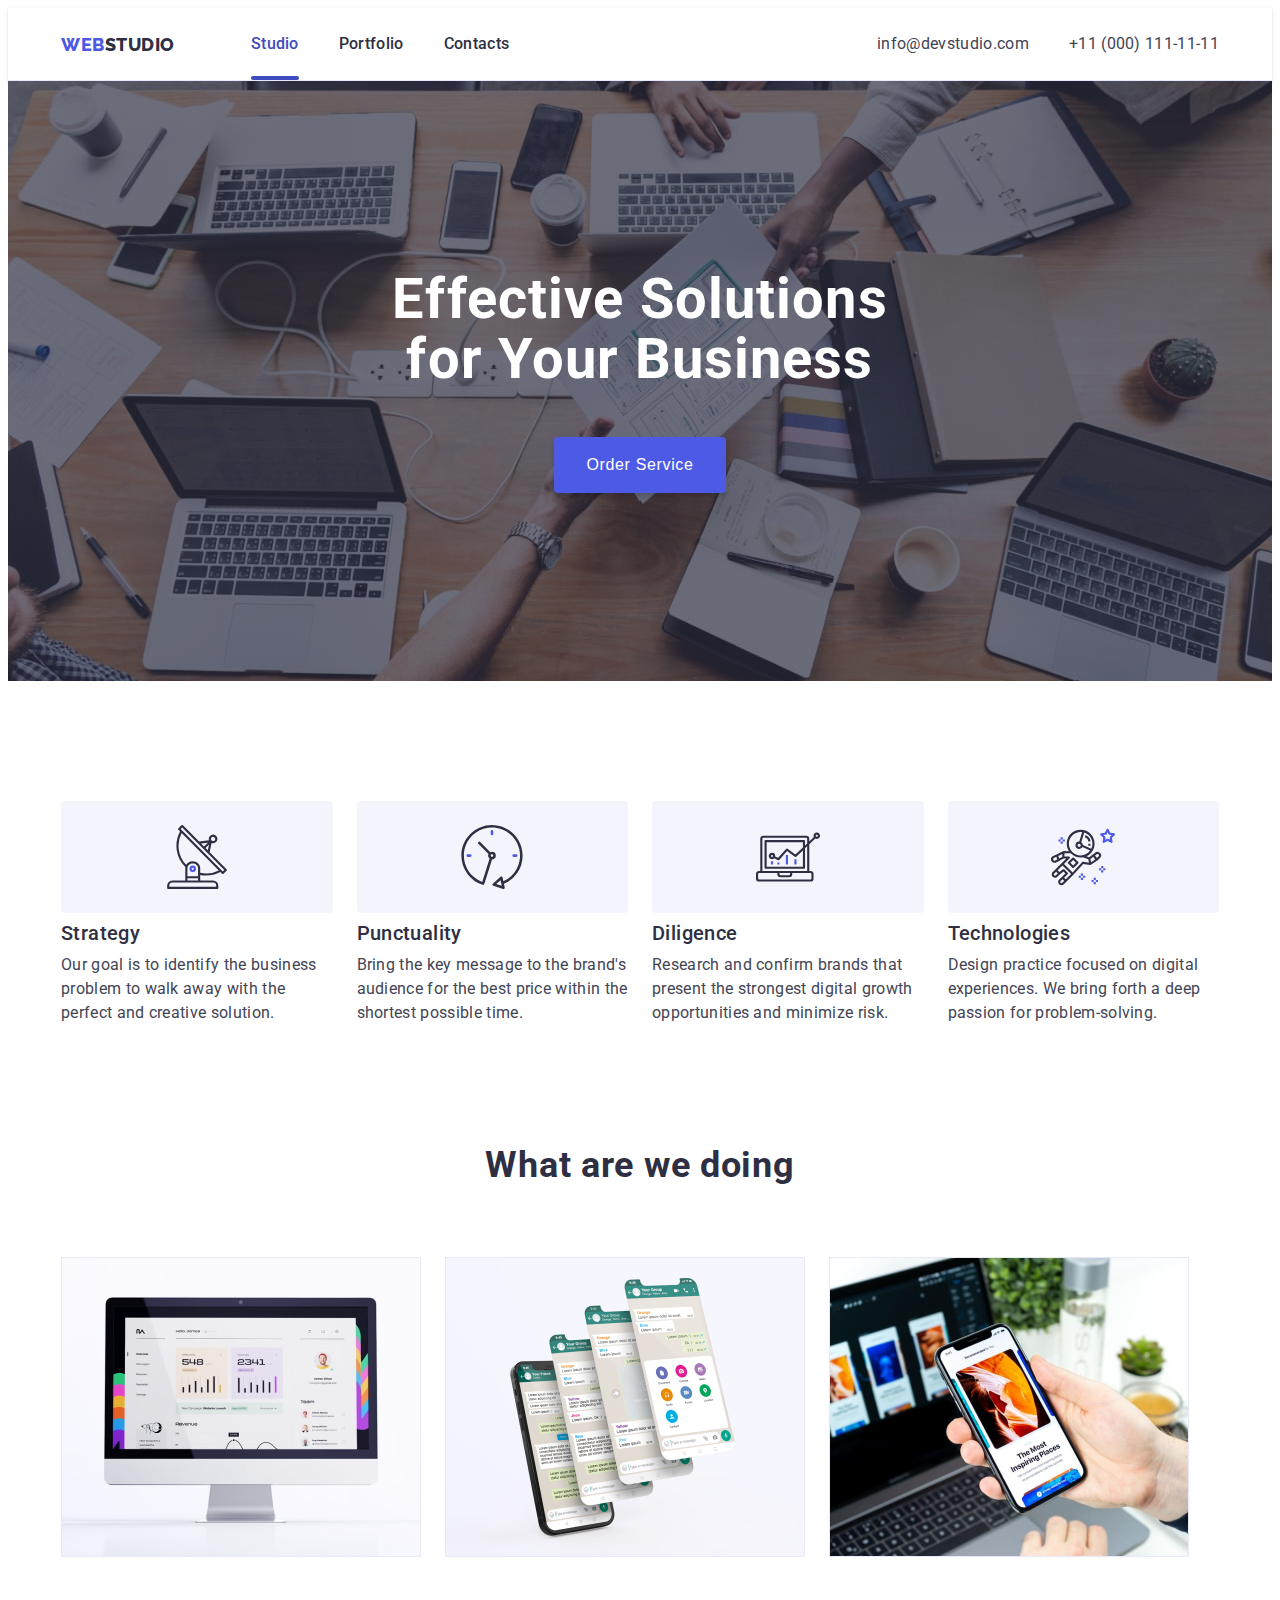
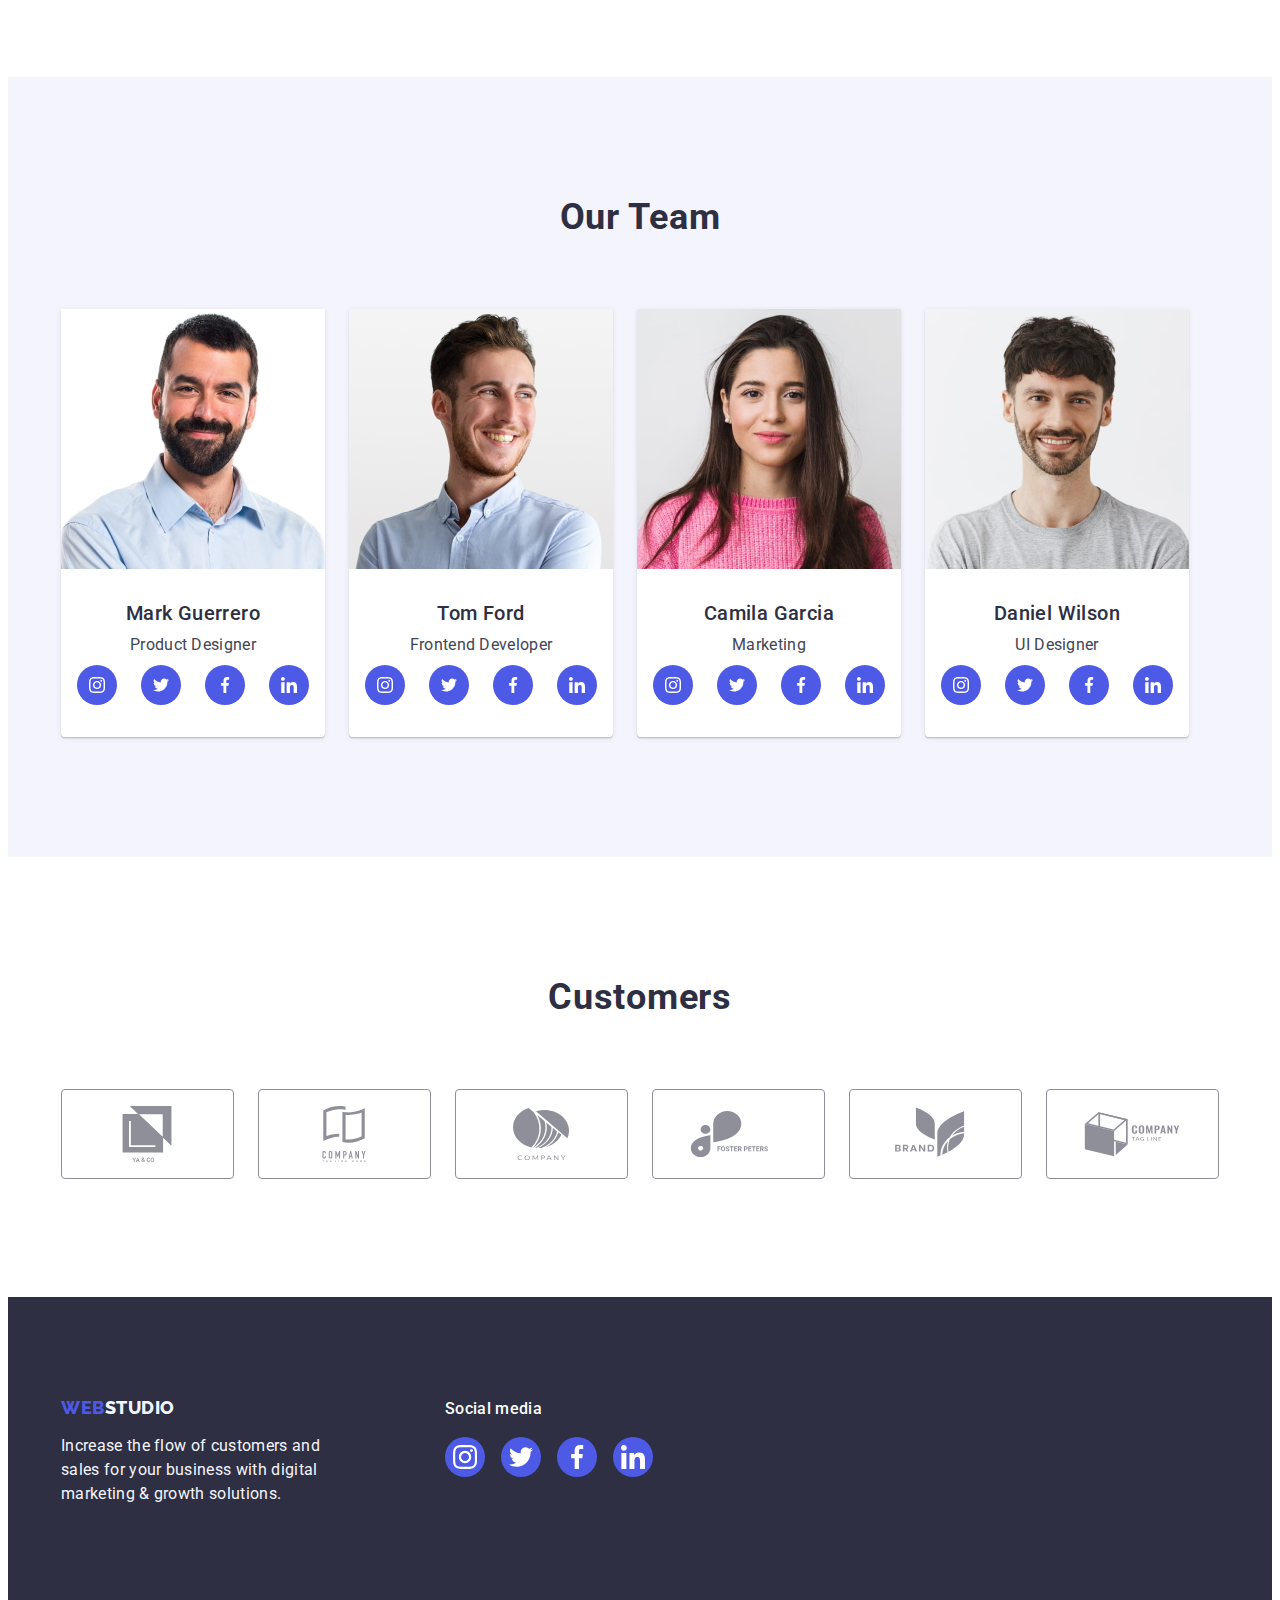
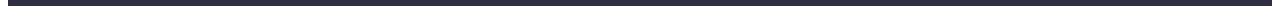
<file: index.html>
<!DOCTYPE html>
<html lang="en">
  <head>
    <meta charset="UTF-8">
    <meta name="viewport" content="width=device-width, initial-scale=1.0">
    <link rel="preconnect" href="https://fonts.googleapis.com">
    <link rel="preconnect" href="https://fonts.gstatic.com" crossorigin>
    <link href="https://fonts.googleapis.com/css2?family=Raleway:wght@800&family=Roboto:wght@400;500;700;900&display=swap" rel="stylesheet">
    <link rel="stylesheet" href="https://cdnjs.cloudflare.com/ajax/libs/modern-normalize/2.0.0/modern-normalize.min.css" integrity="sha512-4xo8blKMVCiXpTaLzQSLSw3KFOVPWhm/TRtuPVc4WG6kUgjH6J03IBuG7JZPkcWMxJ5huwaBpOpnwYElP/m6wg==" crossorigin="anonymous" referrerpolicy="no-referrer">
    <link href="./css/styles.css" rel="stylesheet">
    <title>Web Studio</title>    
  </head>
  <body>
    <header>
      <div class="container">
        <nav>
          <a class="logo" href="./index.html"><span>WEB</span>STUDIO</a>
          <ul class="header-nav-list">
            <li><a class="header-nav-link current" href="#">Studio</a></li>
            <li><a class="header-nav-link" href="./portfolio.html">Portfolio</a></li>
            <li><a class="header-nav-link" href="#">Contacts</a></li>
          </ul>
        </nav>
        <address>
          <ul class="header-address-list">
            <li><a class="header-address-link" href="mailto:info@devstudio.com">info@devstudio.com</a></li>
            <li><a class="header-address-link" href="tel:+110001111111">+11 (000) 111-11-11</a></li>
          </ul>
        </address>
      </div>
    </header>
    <main>
      <section class="hero-section">
        <div class="container">
          <h1>Effective Solutions<br/>for Your Business</h1>
          <button class="hero-button" type="button" data-modal-open>Order Service</button>
        </div>
      </section>
      <section class="advantages-section">
        <div class="container">
          <h2 class="visually-hidden">Our advantages</h2>
          <ul>
            <li>
              <div class="advantage-icon">
                <svg width="64" height="64">
                  <use href="./images/icons.svg#icon-antenna"></use>
                </svg>
              </div>
              <h3 class="advantage-title">Strategy</h3>
              <p class="advantage-description">
                Our goal is to identify the business problem to walk away with the
                perfect and creative solution.
              </p>
            </li>
            <li>
              <div class="advantage-icon">
                <svg width="64" height="64">
                  <use href="./images/icons.svg#icon-clock"></use>
                </svg>
              </div>
              <h3 class="advantage-title">Punctuality</h3>
              <p class="advantage-description">
                Bring the key message to the brand's audience for the best price
                within the shortest possible time.
              </p>
            </li>
            <li>
              <div class="advantage-icon">
                <svg width="64" height="64">
                  <use href="./images/icons.svg#icon-diagram"></use>
                </svg>
              </div>
              <h3 class="advantage-title">Diligence</h3>
              <p class="advantage-description">
                Research and confirm brands that present the strongest digital
                growth opportunities and minimize risk.
              </p>
            </li>
            <li>
              <div class="advantage-icon">
                <svg width="64" height="64">
                  <use href="./images/icons.svg#icon-astronaut"></use>
                </svg>
              </div>
              <h3 class="advantage-title">Technologies</h3>
              <p class="advantage-description">
                Design practice focused on digital experiences. We bring forth a
                deep passion for problem-solving.
              </p>
            </li>
          </ul>
        </div>
      </section>
      <section class="works-section">
        <div class="container">
          <h2>What are we doing</h2>
          <ul class="works-list">
            <li>
              <img src="./images/works/desktop.jpg" alt="Website on desktop" width="360" />
            </li>
            <li>
              <img src="./images/works/app.jpg" alt="Mobile application" width="360" />
            </li>
            <li>
              <img src="./images/works/mobile.jpg" alt="Website on smartphone" width="360" />
            </li>
          </ul>
        </div>
      </section>
      <section class="members-section">
        <div class="container">
          <h2>Our Team</h2>
          <ul class="members-list">
            <li>
              <img src="./images/team/mark-guerrero.jpg" alt="Mark Guerrero" width="264" />
              <div class="member-data">
                <h3 class="member-name">Mark Guerrero</h3>
                <p class="member-position">Product Designer</p>
                <ul class="member-contacts">
                <li>
                  <a class="member-contact-link" href="#" target="_blank">
                    <svg width="16" height="16">
                      <use href="./images/icons.svg#icon-instagram"></use>
                    </svg>
                  </a>
                </li>
                <li>
                  <a class="member-contact-link" href="#" target="_blank">
                    <svg width="16" height="16">
                      <use href="./images/icons.svg#icon-twitter"></use>
                    </svg>
                  </a>
                </li>
                <li>
                  <a class="member-contact-link" href="#" target="_blank">
                    <svg width="16" height="16">
                      <use href="./images/icons.svg#icon-facebook"></use>
                    </svg>
                  </a>
                </li>
                <li>
                  <a class="member-contact-link" href="#" target="_blank">
                    <svg width="16" height="16">
                      <use href="./images/icons.svg#icon-linkedin"></use>
                    </svg>
                  </a>
                </li>
                </ul>
              </div>
            </li>
            <li>
              <img src="./images/team/tom-ford.jpg" alt="Tom Ford" width="264" />
              <div class="member-data">
                <h3 class="member-name">Tom Ford</h3>
                <p class="member-position">Frontend Developer</p>
                <ul class="member-contacts">
                <li>
                  <a class="member-contact-link" href="#" target="_blank">
                    <svg width="16" height="16">
                      <use href="./images/icons.svg#icon-instagram"></use>
                    </svg>
                  </a>
                </li>
                <li>
                  <a class="member-contact-link" href="#" target="_blank">
                    <svg width="16" height="16">
                      <use href="./images/icons.svg#icon-twitter"></use>
                    </svg>
                  </a>
                </li>
                <li>
                  <a class="member-contact-link" href="#" target="_blank">
                    <svg width="16" height="16">
                      <use href="./images/icons.svg#icon-facebook"></use>
                    </svg>
                  </a>
                </li>
                <li>
                  <a class="member-contact-link" href="#" target="_blank">
                    <svg width="16" height="16">
                      <use href="./images/icons.svg#icon-linkedin"></use>
                    </svg>
                  </a>
                </li>
                </ul>
              </div>
            </li>
            <li>
              <img src="./images/team/camila-garcia.jpg" alt="Camila Garcia" width="264" />
              <div class="member-data">
                <h3 class="member-name">Camila Garcia</h3>
                <p class="member-position">Marketing</p>
                <ul class="member-contacts">
                <li>
                  <a class="member-contact-link" href="#" target="_blank">
                    <svg width="16" height="16">
                      <use href="./images/icons.svg#icon-instagram"></use>
                    </svg>
                  </a>
                </li>
                <li>
                  <a class="member-contact-link" href="#" target="_blank">
                    <svg width="16" height="16">
                      <use href="./images/icons.svg#icon-twitter"></use>
                    </svg>
                  </a>
                </li>
                <li>
                  <a class="member-contact-link" href="#" target="_blank">
                    <svg width="16" height="16">
                      <use href="./images/icons.svg#icon-facebook"></use>
                    </svg>
                  </a>
                </li>
                <li>
                  <a class="member-contact-link" href="#" target="_blank">
                    <svg width="16" height="16">
                      <use href="./images/icons.svg#icon-linkedin"></use>
                    </svg>
                  </a>
                </li>
                </ul>
              </div>
            </li>
            <li>
              <img src="./images/team/daniel-wilson.jpg" alt="Daniel Wilson" width="264" />
              <div class="member-data">
                <h3 class="member-name">Daniel Wilson</h3>
                <p class="member-position">UI Designer</p>
                <ul class="member-contacts">
                <li>
                  <a class="member-contact-link" href="#" target="_blank">
                    <svg width="16" height="16">
                      <use href="./images/icons.svg#icon-instagram"></use>
                    </svg>
                  </a>
                </li>
                <li>
                  <a class="member-contact-link" href="#" target="_blank">
                    <svg width="16" height="16">
                      <use href="./images/icons.svg#icon-twitter"></use>
                    </svg>
                  </a>
                </li>
                <li>
                  <a class="member-contact-link" href="#" target="_blank">
                    <svg width="16" height="16">
                      <use href="./images/icons.svg#icon-facebook"></use>
                    </svg>
                  </a>
                </li>
                <li>
                  <a class="member-contact-link" href="#" target="_blank">
                    <svg width="16" height="16">
                      <use href="./images/icons.svg#icon-linkedin"></use>
                    </svg>
                  </a>
                </li>
                </ul>
              </div>
            </li>
          </ul>
        </div>
      </section>
      <section class="customers-section">
        <div class="container">
          <h2>Customers</h2>
          <ul class="customers-list">
            <li>
              <a href="#" target="_blank">
                <svg class="customer-icon" width="104" height="56">
                  <use href="./images/icons.svg#icon-company-6"></use>
                </svg> 
              </a>              
            </li>
            <li>
              <a href="#" target="_blank">
                <svg class="customer-icon" width="104" height="56">
                  <use href="./images/icons.svg#icon-company-1"></use>
                </svg> 
              </a>              
            </li>
            <li>
              <a href="#" target="_blank">
                <svg class="customer-icon" width="104" height="56">
                  <use href="./images/icons.svg#icon-company-2"></use>
                </svg> 
              </a>              
            </li>
            <li>
              <a href="#" target="_blank">
                <svg class="customer-icon" width="104" height="56">
                  <use href="./images/icons.svg#icon-company-3"></use>
                </svg> 
              </a>              
            </li>
            <li>
              <a href="#" target="_blank">
                <svg class="customer-icon" width="104" height="56">
                  <use href="./images/icons.svg#icon-company-4"></use>
                </svg> 
              </a>               
            </li>
            <li>
              <a href="#" target="_blank">
                <svg class="customer-icon" width="104" height="56">
                  <use href="./images/icons.svg#icon-company-5"></use>
                </svg> 
              </a> 
            </li>
          </ul>
        </div>
      </section>
    </main>
    <footer>
      <div class="container">
        <div>
          <a class="logo" href="./index.html"><span>WEB</span>STUDIO</a>
          <p class="footer-text">
            Increase the flow of customers and sales for your business with digital
            marketing & growth solutions.
          </p>
        </div>
        <div class="social-media">
          <p>Social media</p>
          <ul class="social-media-list">
            <li>
              <a class="social-media-link" href="#" target="_blank">
                <svg width="24" height="24">
                  <use href="./images/icons.svg#icon-instagram"></use>
                </svg>
              </a>
            </li>
            <li>
              <a class="social-media-link" href="#" target="_blank">
                <svg width="24" height="24">
                  <use href="./images/icons.svg#icon-twitter"></use>
                </svg>
              </a>
            </li>
            <li>
              <a class="social-media-link" href="#" target="_blank">
                <svg width="24" height="24">
                  <use href="./images/icons.svg#icon-facebook"></use>
                </svg>
              </a>
            </li>
            <li>
              <a class="social-media-link" href="#" target="_blank">
                <svg width="24" height="24">
                  <use href="./images/icons.svg#icon-linkedin"></use>
                </svg>
              </a>
            </li>
          </ul>
        </div>
      </div>
    </footer>
    <div class="backdrop is-hidden" data-modal>
      <div class="modal">
        <button class="modal-close-button" data-modal-close>
          <svg class="modal-close-button-cross" width="8" height="8">
            <use href="./images/icons.svg#icon-close"></use>
          </svg>
        </button>
      </div>
    </div>
    <script src="./js/modal.js"></script>
  </body>
</html>
</file>
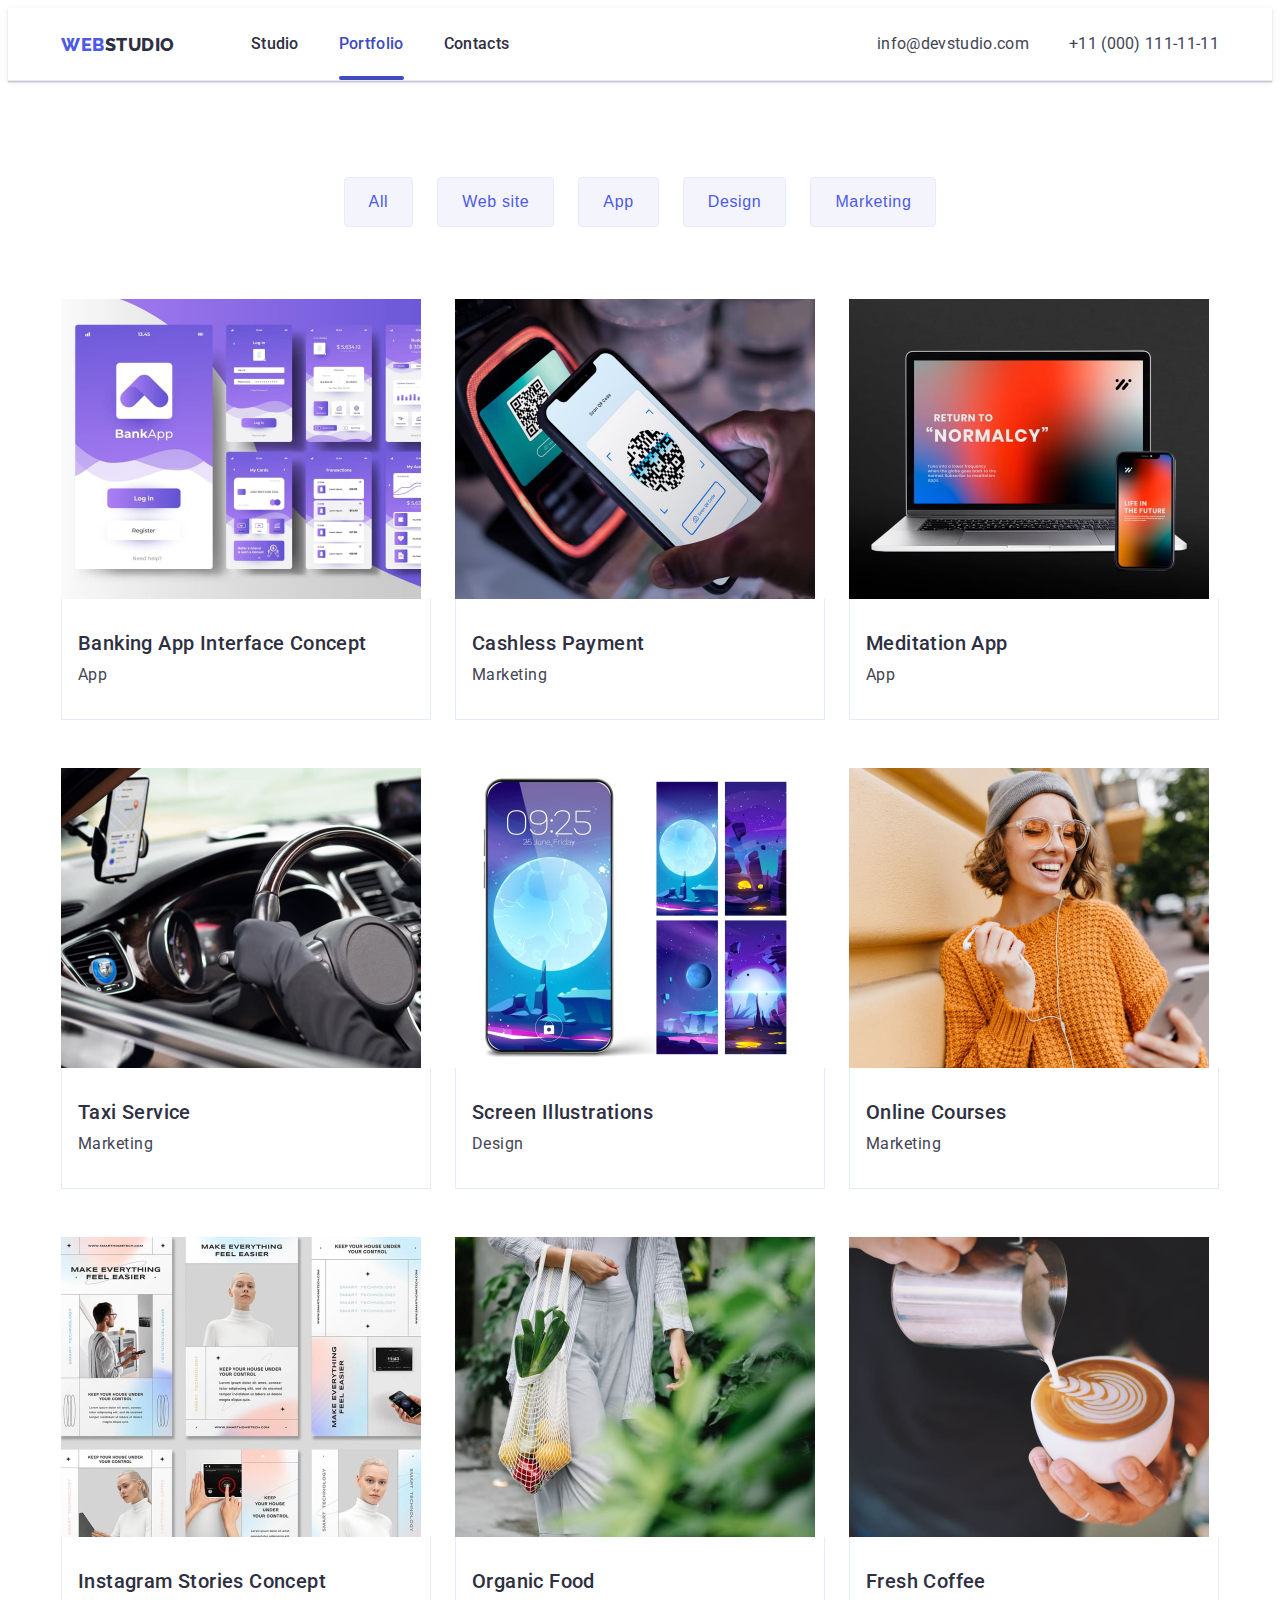
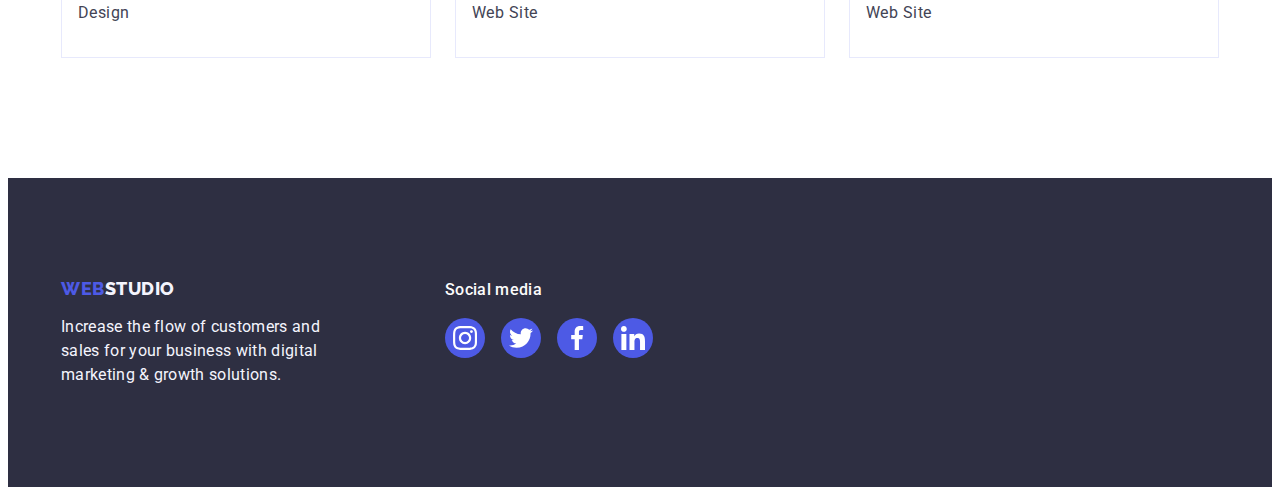
<file: portfolio.html>
<!DOCTYPE html>
<html lang="en">
  <head>
    <meta charset="UTF-8">
    <meta name="viewport" content="width=device-width, initial-scale=1.0">
    <link rel="preconnect" href="https://fonts.googleapis.com">
    <link rel="preconnect" href="https://fonts.gstatic.com" crossorigin>
    <link href="https://fonts.googleapis.com/css2?family=Raleway:wght@800&family=Roboto:wght@400;500;700;900&display=swap" rel="stylesheet">
    <link rel="stylesheet" href="https://cdnjs.cloudflare.com/ajax/libs/modern-normalize/2.0.0/modern-normalize.min.css" integrity="sha512-4xo8blKMVCiXpTaLzQSLSw3KFOVPWhm/TRtuPVc4WG6kUgjH6J03IBuG7JZPkcWMxJ5huwaBpOpnwYElP/m6wg==" crossorigin="anonymous" referrerpolicy="no-referrer">
    <link href="./css/styles.css" rel="stylesheet">
    <title>Portfolio</title>
  </head>
  <body>
    <header>
      <div class="container">
        <nav>
          <a class="logo" href="./index.html"><span>WEB</span>STUDIO</a>
          <ul class="header-nav-list">
            <li><a class="header-nav-link" href="./index.html">Studio</a></li>
            <li><a class="header-nav-link current" href="#">Portfolio</a></li>
            <li><a class="header-nav-link" href="#">Contacts</a></li>
          </ul>
        </nav>
        <address>
          <ul class="header-address-list">
            <li><a class="header-address-link" href="mailto:info@devstudio.com">info@devstudio.com</a></li>
            <li><a class="header-address-link" href="tel:+110001111111">+11 (000) 111-11-11</a></li>
          </ul>
        </address>
      </div>
    </header>
    <main>
      <section class="portfolio-section">      
        <div class="container">
          <h1 class="visually-hidden">Portfolio</h1>
          <ul class="portfolio-filters">
            <li><button class="portfolio-filters-button" type="button">All</button></li>
            <li><button class="portfolio-filters-button" type="button">Web site</button></li>
            <li><button class="portfolio-filters-button" type="button">App</button></li>
            <li><button class="portfolio-filters-button" type="button">Design</button></li>
            <li><button class="portfolio-filters-button" type="button">Marketing</button></li>
          </ul>
          <ul class="portfolio-items">
            <li>
              <a class="portfolio-item-link" href="#">
                <div class="portfolio-item-image">
                  <img
                    src="./images/portfolio/banking-app-interface-concept.jpg"
                    alt="Banking App Interface Concept"
                    width="360"
                  />
                  <div class="portfolio-item-overlay">
                    Lorem ipsum dolor sit amet, consectetur adipisicing elit.
                    Deleniti deserunt eligendi fuga harum inventore iusto,
                    nihil odio odit pariatur quas quia repellat soluta unde.
                    Adipisci ducimus fugiat laudantium maxime reiciendis?
                  </div>
                </div>                
                <div class="portfolio-item-data">
                  <h2 class="portfolio-item-title">Banking App Interface Concept</h2>
                  <p class="portfolio-item-type">App</p>
                </div>                
              </a>
            </li>
            <li>
              <a class="portfolio-item-link" href="#">
                <div class="portfolio-item-image">
                  <img
                  src="./images/portfolio/cashless-payment.jpg"
                  alt="Cashless Payment"
                  width="360"
                  />
                  <div class="portfolio-item-overlay">
                    Lorem ipsum dolor sit amet, consectetur adipisicing elit.
                    Deleniti deserunt eligendi fuga harum inventore iusto,
                    nihil odio odit pariatur quas quia repellat soluta unde.
                    Adipisci ducimus fugiat laudantium maxime reiciendis?
                  </div>
                </div>                
                <div class="portfolio-item-data">
                  <h2 class="portfolio-item-title">Cashless Payment</h2>
                  <p class="portfolio-item-type">Marketing</p>
                </div>
              </a>
            </li>
            <li>
              <a class="portfolio-item-link" href="#">
                <div class="portfolio-item-image">
                  <img
                  src="./images/portfolio/meditation-app.jpg"
                  alt="Meditation App"
                  width="360"
                  />
                  <div class="portfolio-item-overlay">
                    Lorem ipsum dolor sit amet, consectetur adipisicing elit.
                    Deleniti deserunt eligendi fuga harum inventore iusto,
                    nihil odio odit pariatur quas quia repellat soluta unde.
                    Adipisci ducimus fugiat laudantium maxime reiciendis?
                  </div>
                </div>                
                <div class="portfolio-item-data">
                  <h2 class="portfolio-item-title">Meditation App</h2>
                  <p class="portfolio-item-type">App</p>
                </div>
              </a>
            </li>
            <li>
              <a class="portfolio-item-link" href="#">
                <div class="portfolio-item-image">
                  <img
                  src="./images/portfolio/taxi-service.jpg"
                  alt="Taxi Service"
                  width="360"
                  />
                  <div class="portfolio-item-overlay">
                    Lorem ipsum dolor sit amet, consectetur adipisicing elit.
                    Deleniti deserunt eligendi fuga harum inventore iusto,
                    nihil odio odit pariatur quas quia repellat soluta unde.
                    Adipisci ducimus fugiat laudantium maxime reiciendis?
                  </div>
                </div>                
                <div class="portfolio-item-data">
                  <h2 class="portfolio-item-title">Taxi Service</h2>
                  <p class="portfolio-item-type">Marketing</p>
                </div>
              </a>
            </li>
            <li>
              <a class="portfolio-item-link" href="#">
                <div class="portfolio-item-image">
                  <img
                  src="./images/portfolio/screen-illustrations.jpg"
                  alt="Screen Illustrations"
                  width="360"
                  />
                  <div class="portfolio-item-overlay">
                    Lorem ipsum dolor sit amet, consectetur adipisicing elit.
                    Deleniti deserunt eligendi fuga harum inventore iusto,
                    nihil odio odit pariatur quas quia repellat soluta unde.
                    Adipisci ducimus fugiat laudantium maxime reiciendis?
                  </div>
                </div>                
                <div class="portfolio-item-data">
                  <h2 class="portfolio-item-title">Screen Illustrations</h2>
                  <p class="portfolio-item-type">Design</p>
                </div>
              </a>
            </li>
            <li>
              <a class="portfolio-item-link" href="#">
                <div class="portfolio-item-image">
                  <img
                  src="./images/portfolio/online-courses.jpg"
                  alt="Online Courses"
                  width="360"
                  />
                  <div class="portfolio-item-overlay">
                    Lorem ipsum dolor sit amet, consectetur adipisicing elit.
                    Deleniti deserunt eligendi fuga harum inventore iusto,
                    nihil odio odit pariatur quas quia repellat soluta unde.
                    Adipisci ducimus fugiat laudantium maxime reiciendis?
                  </div>
                </div>                
                <div class="portfolio-item-data">
                  <h2 class="portfolio-item-title">Online Courses</h2>
                  <p class="portfolio-item-type">Marketing</p>
                </div>
              </a>
            </li>
            <li>
              <a class="portfolio-item-link" href="#">
                <div class="portfolio-item-image">
                  <img
                  src="./images/portfolio/instagram-stories-concept.jpg"
                  alt="Instagram Stories Concept"
                  width="360"
                  />
                  <div class="portfolio-item-overlay">
                    Lorem ipsum dolor sit amet, consectetur adipisicing elit.
                    Deleniti deserunt eligendi fuga harum inventore iusto,
                    nihil odio odit pariatur quas quia repellat soluta unde.
                    Adipisci ducimus fugiat laudantium maxime reiciendis?
                  </div>
                </div>                
                <div class="portfolio-item-data">
                  <h2 class="portfolio-item-title">Instagram Stories Concept</h2>
                  <p class="portfolio-item-type">Design</p>
                </div>
              </a>
            </li>
            <li>
              <a class="portfolio-item-link" href="#">
                <div class="portfolio-item-image">
                  <img
                  src="./images/portfolio/organic-food.jpg"
                  alt="Organic Food"
                  width="360"
                  />
                  <div class="portfolio-item-overlay">
                    Lorem ipsum dolor sit amet, consectetur adipisicing elit.
                    Deleniti deserunt eligendi fuga harum inventore iusto,
                    nihil odio odit pariatur quas quia repellat soluta unde.
                    Adipisci ducimus fugiat laudantium maxime reiciendis?
                  </div>
                </div>                
                <div class="portfolio-item-data">
                  <h2 class="portfolio-item-title">Organic Food</h2>
                  <p class="portfolio-item-type">Web Site</p>
                </div>
              </a>
            </li>
            <li>
              <a class="portfolio-item-link" href="#">
                <div class="portfolio-item-image">
                  <img
                  src="./images/portfolio/fresh-coffee.jpg"
                  alt="Fresh Coffee"
                  width="360"
                  />
                  <div class="portfolio-item-overlay">
                    Lorem ipsum dolor sit amet, consectetur adipisicing elit.
                    Deleniti deserunt eligendi fuga harum inventore iusto,
                    nihil odio odit pariatur quas quia repellat soluta unde.
                    Adipisci ducimus fugiat laudantium maxime reiciendis?
                  </div>
                </div>                
                <div class="portfolio-item-data">
                  <h2 class="portfolio-item-title">Fresh Coffee</h2>
                  <p class="portfolio-item-type">Web Site</p>
                </div>
              </a>
            </li>
          </ul>
        </div>
      </section>
    </main>
    <footer>
      <div class="container">
        <div>
          <a class="logo" href="./index.html"><span>WEB</span>STUDIO</a>
          <p class="footer-text">
            Increase the flow of customers and sales for your business with digital
            marketing & growth solutions.
          </p>
        </div>
        <div class="social-media">
          <p>Social media</p>
          <ul class="social-media-list">
            <li>
              <a class="social-media-link" href="#" target="_blank">
                <svg width="24" height="24">
                  <use href="./images/icons.svg#icon-instagram"></use>
                </svg>
              </a>
            </li>
            <li>
              <a class="social-media-link" href="#" target="_blank">
                <svg width="24" height="24">
                  <use href="./images/icons.svg#icon-twitter"></use>
                </svg>
              </a>
            </li>
            <li>
              <a class="social-media-link" href="#" target="_blank">
                <svg width="24" height="24">
                  <use href="./images/icons.svg#icon-facebook"></use>
                </svg>
              </a>
            </li>
            <li>
              <a class="social-media-link" href="#" target="_blank">
                <svg width="24" height="24">
                  <use href="./images/icons.svg#icon-linkedin"></use>
                </svg>
              </a>
            </li>
          </ul>
        </div>
      </div>
    </footer>
  </body>
</html>
</file>
<file: css/styles.css>
:root {
  --primary-font: 'Roboto', sans-serif;
  --title-font: 'Roboto', sans-serif;
  --primary-color: #434455;
  --secondary-color: #2e2f42;
  --primary-light-color: #ffffff;
  --secondary-light-color: #f4f4fd;
  --primary-accent-color: #e7e9fc;
  --secondary-accent-color: #0288d1;
  --active-color: #404bbf;
  --link-color: #4d5ae5;
  --success-color: #31d0aa;
  --helper-color: #8e8f99;
  --hero-background-color: rgba(46, 47, 66, 0.7);
  --modal-overlay-color: rgba(46, 47, 66, 0.4);
  --modal-background-color: #fcfcfc;
}

body {
  font-family: var(--primary-font);
  color: var(--primary-color);
  background-color: var(--primary-light-color);
  font-size: 16px;
  font-weight: 400;
  line-height: 1.5;
  letter-spacing: 0.02em;
}

h1,
h2,
h3,
h4,
h5,
h6 {
  font-family: var(--title-font);
  color: var(--secondary-color);
  letter-spacing: 0.02em;
  margin: 0;
}

h1 {
  font-size: 56px;
  line-height: 1.07143;
}
h2 {
  font-size: 36px;
  line-height: 1.11111;
}
h3 {
  font-weight: 500;
  font-size: 20px;
  line-height: 1.2;
}
p {
  margin: 0;
}
ul,
ol {
  list-style-type: none;
  margin: 0;
  padding-left: 0;
}

a {
  text-decoration: none;
  font-size: 12px;
  line-height: 1.33333;
  letter-spacing: 0.04em;
  color: var(--link-color);
}
img {
  display: block;
  max-width: 100%;
}
button {
  font-weight: 500;
  font-size: 16px;
  line-height: 1.5;
  letter-spacing: 0.04em;
  color: var(--secondary-color);
  text-align: center;
  cursor: pointer;
}
.container {
  max-width: 1158px;
  padding-left: 15px;
  padding-right: 15px;
  margin-left: auto;
  margin-right: auto;
}

.visually-hidden {
  position: absolute;
  width: 1px;
  height: 1px;
  margin: -1px;
  border: 0;
  padding: 0;
  white-space: nowrap;
  clip-path: inset(100%);
  clip: rect(0 0 0 0);
  overflow: hidden;
}

header {  
  border-bottom: 1px solid var(--primary-accent-color);
  box-shadow: 0 1px 6px 0 rgba(46, 47, 66, 0.08), 0 1px 1px 0 rgba(46, 47, 66, 0.16), 0 2px 1px 0 rgba(46, 47, 66, 0.08);
}
header .container {
  display: flex;
  gap: 40px;
  justify-content: space-between;
  align-items: center;
}

header nav {
  display: flex;
  gap: 76px;
  align-items: center;
}
.header-nav-list {
  display: flex;
  gap: 40px;
}
.header-address-list {
  display: flex;
  column-gap: 40px;
  flex-wrap: wrap;
}
.header-nav-link,
.header-address-link {
  display: inline-block;
  position: relative;

  font-size: 16px;
  line-height: 1.5;
  letter-spacing: 0.02em;
}
.header-nav-link {
  display: block;
  font-weight: 500;
  padding: 24px 0;
  transition-property: color;
  transition-duration: 250ms;
  transition-timing-function: cubic-bezier(0.4, 0, 0.2, 1);
}
.header-nav-link:link,
.header-nav-link:visited {
  color: var(--secondary-color);
}
.header-nav-link:hover,
.header-nav-link:active,
.header-nav-link:focus {
  color: var(--active-color);
}
.header-nav-link.current {
  color: var(--active-color);
}
.header-nav-link.current::after {
  display: block;
  position: absolute;
  bottom: 0;  
  content: '';
  width: 100%;
  height: 4px;
  border-radius: 2px;
  background-color: var(--active-color);  
}


.header-address-link {
  font-style: normal;
  transition-property: color;
  transition-duration: 250ms;
  transition-timing-function: cubic-bezier(0.4, 0, 0.2, 1);
}
.header-address-link:link,
.header-address-link:visited {
  color: var(--primary-color);
}
.header-address-link:hover,
.header-address-link:active,
.header-address-link:focus {
  color: var(--active-color);
}

footer {
  padding: 100px 0;
  background-color: var(--secondary-color);
  color: var(--secondary-light-color);
}
footer .container {
  display: flex;
  gap:120px
}
.logo {
  display: inline-block;
  position: relative;
  font-family: 'Raleway', sans-serif;
  font-weight: 800;
  font-size: 18px;
  line-height: 1.16667;
  letter-spacing: 0.03em;
  text-transform: uppercase;
  color: var(--secondary-color);
}
.logo span {
  color: var(--link-color);
}
header .logo {
  padding: 24px 0;
}
footer .logo {
  margin-bottom: 16px;
  color: var(--secondary-light-color);
}
.footer-text {
  width: 264px;
}
.social-media p {
  margin-bottom: 16px;
  font-weight: 500;
  font-size: 16px;
  line-height: 1.5;
  color: var(--modal-background-color);
}



.portfolio-section {
  padding: 96px 0 120px 0;
}
.portfolio-filters {
  display: flex;
  gap: 24px;
  justify-content: center;
  margin-bottom: 72px;
}
.portfolio-filters-button {
  border: 1px solid var(--primary-accent-color);
  border-radius: 4px;
  padding: 12px 24px;
  color: var(--link-color);
  background-color: var(--secondary-light-color);
  transition-property: color, background-color;
  transition-duration: 250ms;
  transition-timing-function: cubic-bezier(0.4, 0, 0.2, 1);
}
.portfolio-filters-button:hover,
.portfolio-filters-button:active,
.portfolio-filters-button:focus {
  border: 1px solid var(--active-color);
  color: var(--primary-light-color);
  background-color: var(--active-color);
  box-shadow: 0 2px 2px 0 rgba(0, 0, 0, 0.12), 0 2px 1px 0 rgba(0, 0, 0, 0.08), 0 3px 1px 0 rgba(0, 0, 0, 0.1);
}
.portfolio-items {
  display: grid;
  grid-template-columns: repeat(3, 1fr);
  grid-column-gap: 24px;
  grid-row-gap: 48px;
}
.portfolio-item-link {
  display: block;
  
  border-bottom: 1px solid var(--primary-accent-color);
  transition-property: box-shadow;
  transition-duration: 250ms;
  transition-timing-function: cubic-bezier(0.4, 0, 0.2, 1);
}
.portfolio-item-link:hover,
.portfolio-item-link:focus {
    box-shadow: 0 2px 1px 0 rgba(46, 47, 66, 0.08), 0 1px 1px 0 rgba(46, 47, 66, 0.16), 0 1px 6px 0 rgba(46, 47, 66, 0.08);
}
.portfolio-item-image {
  position: relative;
  overflow: hidden;
}
.portfolio-item-overlay {
  position: absolute;
  top: 0;
  left: 0;
  width: 100%;
  height: 100%;
  padding: 40px 32px;
  font-size: 16px;
  line-height: 1.5;
  letter-spacing: 0.02em;
  transform: translateY(100%);
  transition: transform 250ms ease-in-out;
  background-color: var(--link-color);
  color: var(--secondary-light-color);
}
.portfolio-item-link:hover .portfolio-item-overlay {
  transform: translateX(0);
}
.portfolio-item-data {
  padding: 32px 16px;
  border: 1px solid var(--primary-accent-color);
  border-width: 0 1px 0px 1px;
}
.portfolio-item-title {
  margin-bottom: 8px;
  font-weight: 500;
  font-size: 20px;
  line-height: 1.2;
}
.portfolio-item-type {
  font-size: 16px;
  line-height: 1.5;
  color: var(--primary-color);
}

.hero-section {
  padding: 188px 0;
  text-align: center;
  background-color: var(--secondary-color);
  background-image: linear-gradient(rgba(46, 47, 66, 0.7), rgba(46, 47, 66, 0.7)), url(../images/people-office.jpg);
  background-position: center;
  background-repeat: no-repeat;
  background-size: 1440px auto;
}
.hero-section h1 {
  margin-bottom: 48px;
  text-align: center;
  color: var(--primary-light-color);
}
.hero-button {
  border: none;
  border-radius: 4px;
  padding: 16px 32px;
  color: var(--primary-light-color);
  background-color: var(--link-color);
  box-shadow: 0 4px 4px 0 rgba(0, 0, 0, 0.15);
  transition-property: background-color;
  transition-duration: 250ms;
  transition-timing-function: cubic-bezier(0.4, 0, 0.2, 1);
}
.hero-button:hover,
.hero-button:active,
.hero-button:focus {
  background-color: var(--active-color);
}

.works-section {
  text-align: center;
  padding-bottom: 120px;
}
.works-section h2,
.members-section h2,
.customers-section h2 {
  margin-bottom: 72px;
}
.works-list {
  display: flex;
  gap: 24px;
}

.members-section {
  padding: 120px 0;
  text-align: center;
  background-color: var(--secondary-light-color);
}
.members-list {
  display: flex;
  gap: 24px;
}
.members-list > li {
  border-radius: 0 0 4px 4px;
  box-shadow: 0 2px 1px 0 rgba(46, 47, 66, 0.08), 0 1px 1px 0 rgba(46, 47, 66, 0.16), 0 1px 6px 0 rgba(46, 47, 66, 0.08);
  background-color: var(--primary-light-color);
}
.member-data {
  padding: 32px 16px;
}
.member-name,
.member-position {
  margin-bottom: 8px;
}
.social-media-list,
.member-contacts {
  display: flex;
  gap: 24px;
}
.social-media-list {
  gap: 16px;
}
.social-media-link,
.member-contact-link {
  display: flex;
  justify-content: center;
  align-items: center;
  width: 40px;
  height: 40px;
  border-radius: 50%;
  background-color: var(--link-color);  
  transition-property: background-color;
  transition-duration: 250ms;
  transition-timing-function: cubic-bezier(0.4, 0, 0.2, 1);
}
.member-contact-link:hover {
  background-color: var(--active-color); 
}
.social-media-link:hover {
  background-color: var(--success-color);  
}
.social-media-link svg,
.member-contact-link svg {
  fill: var(--primary-light-color)
}

.advantages-section {
  padding: 120px 0;
}
.advantages-section ul {
  display: flex;
  gap: 24px;
}
.advantages-section li {
  flex-basis: calc((100% - 3*24px) / 4);
}
.advantage-icon {
  padding: 24px 0;
  margin-bottom: 8px;
  background-color: var(--secondary-light-color);  
  border-radius: 4px;
}
.advantage-icon svg {
  display: block;
  margin: 0 auto;
}
.advantage-title {
  margin-bottom: 8px;
}
.customers-section {
  padding: 120px 0;
  text-align: center;
}
.customers-list {
  display: flex;
  gap: 24px;
  height: 88px;
}
.customers-list li {
  flex-basis: calc((100% - 5*24px) / 6);  
}
.customers-list li a {
  display: block;
  position: relative;
  height: 100%;
  border: 1px solid var(--helper-color);
  border-radius: 4px;
}
.customer-icon {
  position: absolute;
  top: 50%;
  left: 50%;
  transform: translate(-50%, -50%);
  fill: var(--helper-color); 
  transition-property: fill;
  transition-duration: 250ms;
  transition-timing-function: cubic-bezier(0.4, 0, 0.2, 1);
}
.customers-list li a:hover {
  border-color: var(--active-color);
}
.customers-list li a:hover .customer-icon {
  fill: var(--active-color);
}

.backdrop {
  position: fixed;
  top: 0;
  left: 0;
  width: 100%;
  height: 100%;
  background-color: var(--modal-overlay-color);
  transition-property: opacity, visibility;
  transition-duration: 250ms;
  transition-timing-function: cubic-bezier(0.4, 0, 0.2, 1);
}
.is-hidden {
  opacity: 0;
  pointer-events: none;
  visibility: hidden;  
}
.modal {
  position: absolute;
  top: calc(50% - 292px);
  left: calc(50% - 204px);
  min-height: 584px;
  max-width: 408px;
  width: 100%;
  background-color: var(--modal-background-color);
  border-radius: 4px;
}
.modal-close-button {
  position: absolute;
  top: 24px;
  right: 24px;
  border-radius: 50%;
  background-color: var(--primary-accent-color);
  border: rgba(0, 0, 0, 0.1) solid 1px;
  box-sizing: border-box;
  display: flex;
  justify-content: center;
  align-items: center;
  width: 24px;
  height: 24px;
  padding: 0;
  transition-property: background-color, border-color;
  transition-duration: 250ms;
  transition-timing-function: cubic-bezier(0.4, 0, 0.2, 1);
}
.modal-close-button > svg {
  fill: var(--secondary-color);
  transition-property: fill;
  transition-duration: 250ms;
  transition-timing-function: cubic-bezier(0.4, 0, 0.2, 1);
}
.modal-close-button:hover,
.modal-close-button:focus {
  background-color: var(--active-color);
  border-color: var(--active-color);
}
.modal-close-button:hover > svg,
.modal-close-button:focus > svg {
  fill: var(--primary-light-color);
}
</file>
